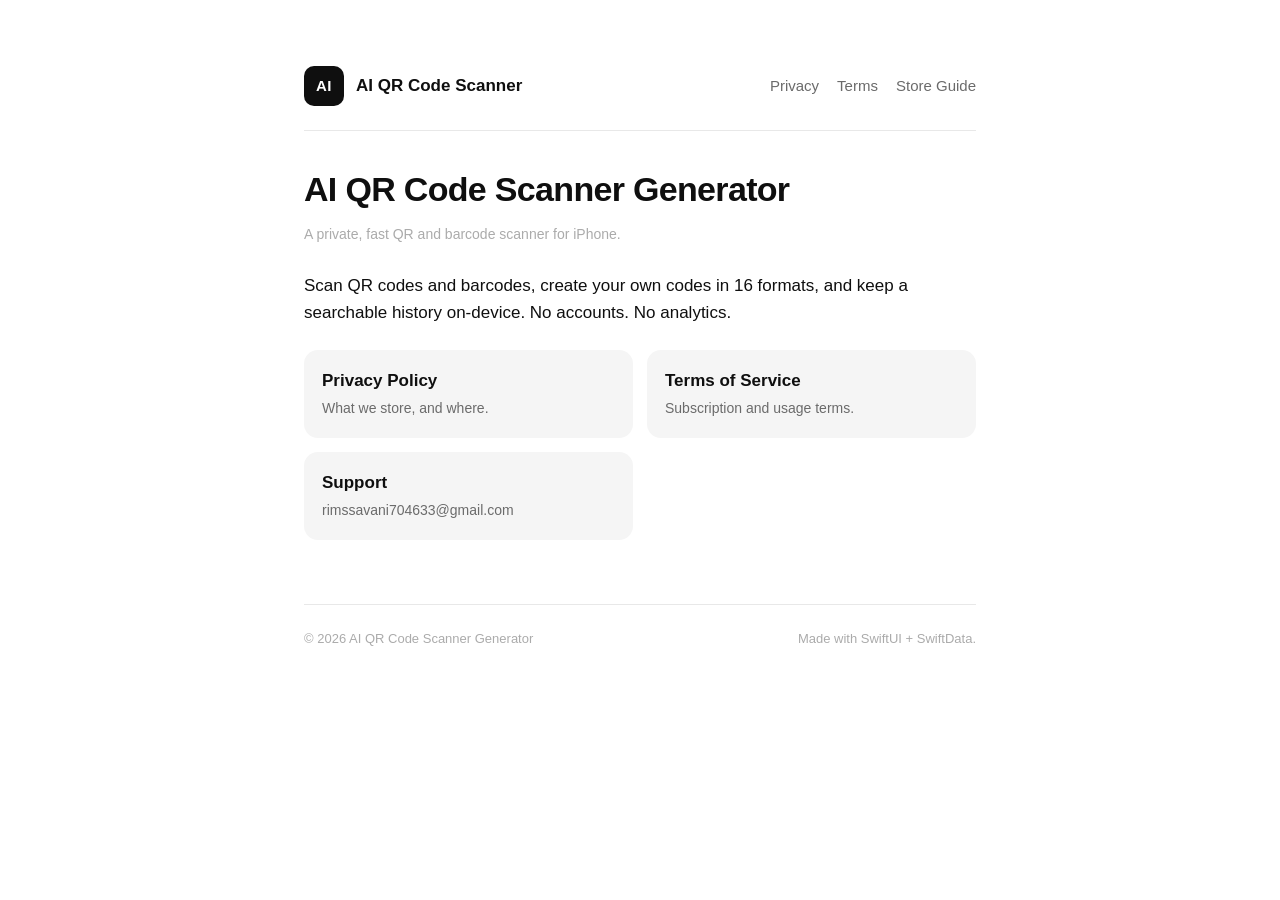
<file: index.html>
<!DOCTYPE html>
<html lang="en">
<head>
<meta charset="utf-8" />
<meta name="viewport" content="width=device-width, initial-scale=1" />
<meta name="theme-color" content="#0B0B0C" />
<title>AI QR Code Scanner Generator</title>
<meta name="description" content="AI QR Code Scanner Generator — a private, fast QR and barcode scanner for iPhone." />
<link rel="stylesheet" href="styles.css" />
</head>
<body>
<div class="shell">
  <header class="site">
    <span class="logo">AI</span>
    <span class="name">AI QR Code Scanner</span>
    <nav>
      <a href="privacy.html">Privacy</a>
      <a href="terms.html">Terms</a>
      <a href="app-store-guide.html">Store Guide</a>
    </nav>
  </header>

  <h1>AI QR Code Scanner Generator</h1>
  <p class="updated">A private, fast QR and barcode scanner for iPhone.</p>

  <p>
    Scan QR codes and barcodes, create your own codes in 16 formats,
    and keep a searchable history on-device. No accounts. No analytics.
  </p>

  <div class="card-grid">
    <a class="card" href="privacy.html">
      <div class="title">Privacy Policy</div>
      <div class="subtitle">What we store, and where.</div>
    </a>
    <a class="card" href="terms.html">
      <div class="title">Terms of Service</div>
      <div class="subtitle">Subscription and usage terms.</div>
    </a>
    <a class="card" href="mailto:rimssavani704633@gmail.com">
      <div class="title">Support</div>
      <div class="subtitle">rimssavani704633@gmail.com</div>
    </a>
  </div>

  <footer class="site">
    <span>&copy; <span id="year">2026</span> AI QR Code Scanner Generator</span>
    <span>Made with SwiftUI + SwiftData.</span>
  </footer>
</div>
<script>document.getElementById("year").textContent = new Date().getFullYear();</script>
</body>
</html>
</file>
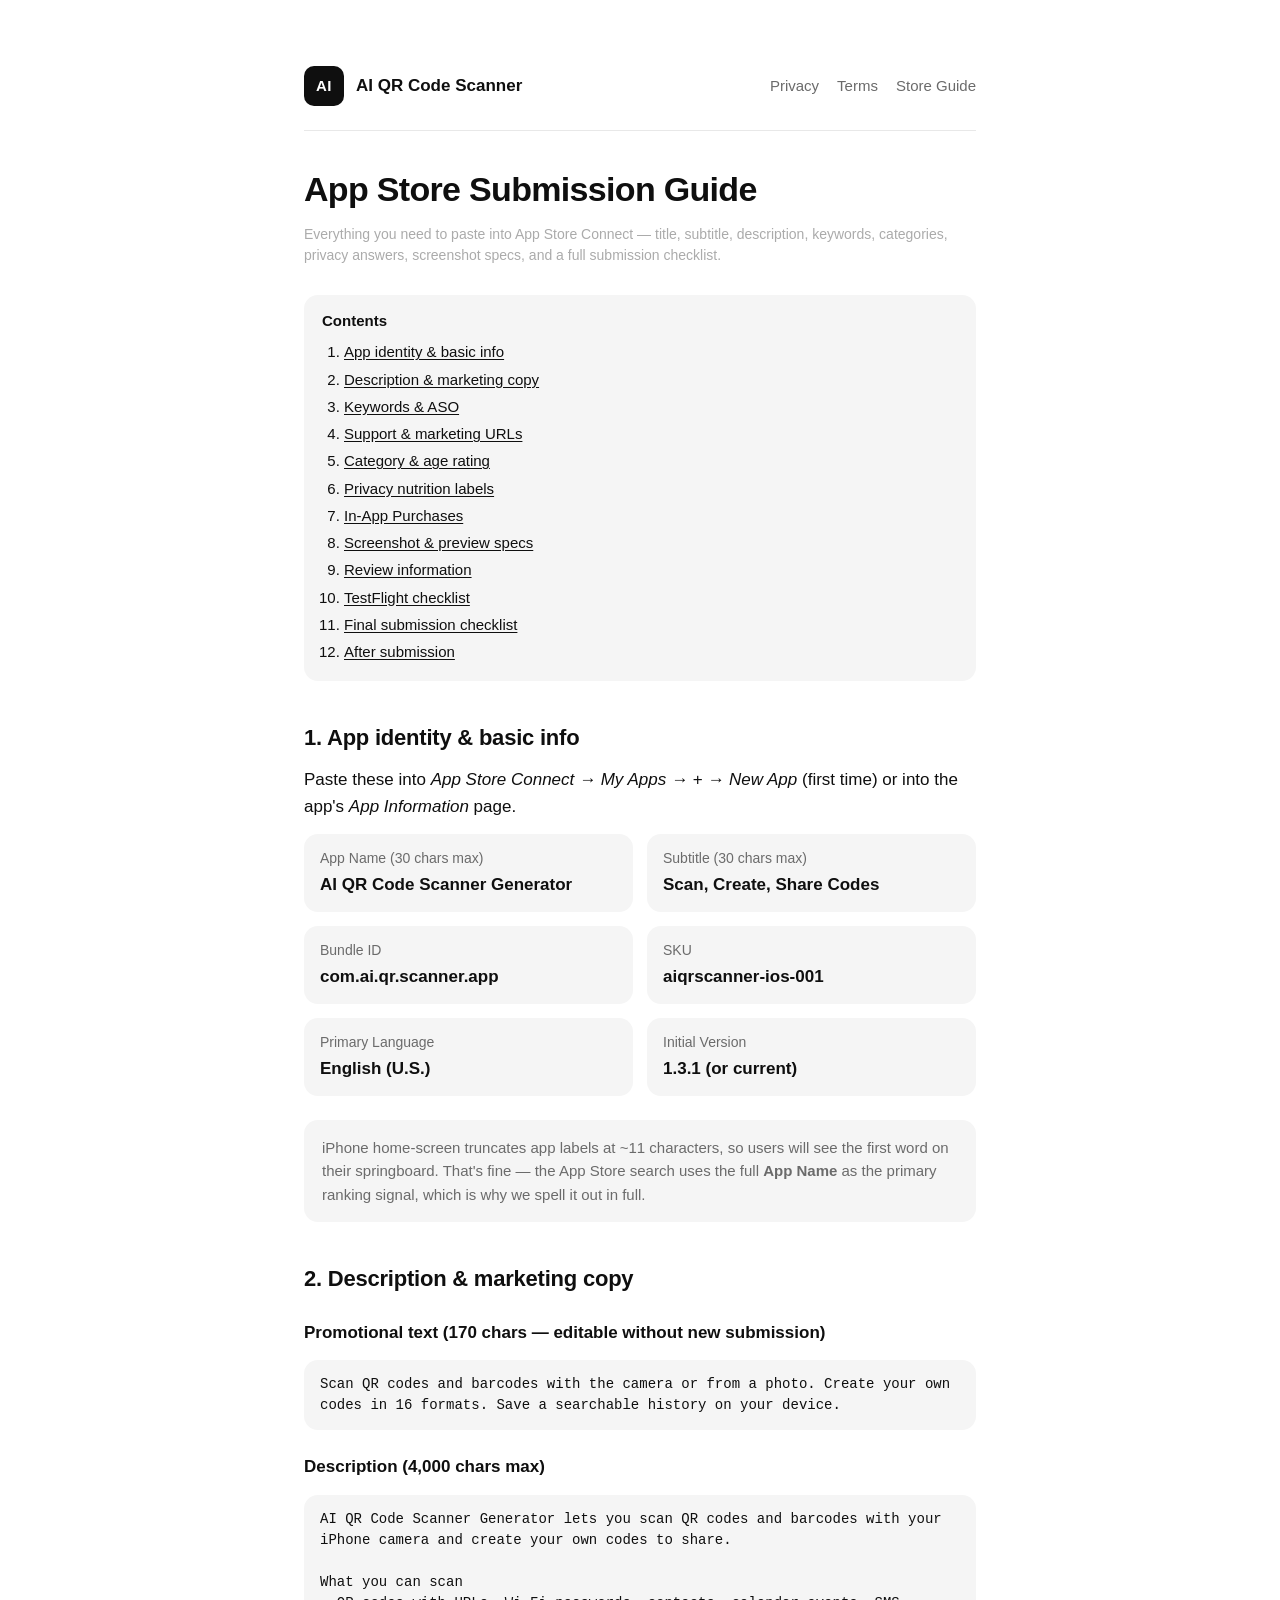
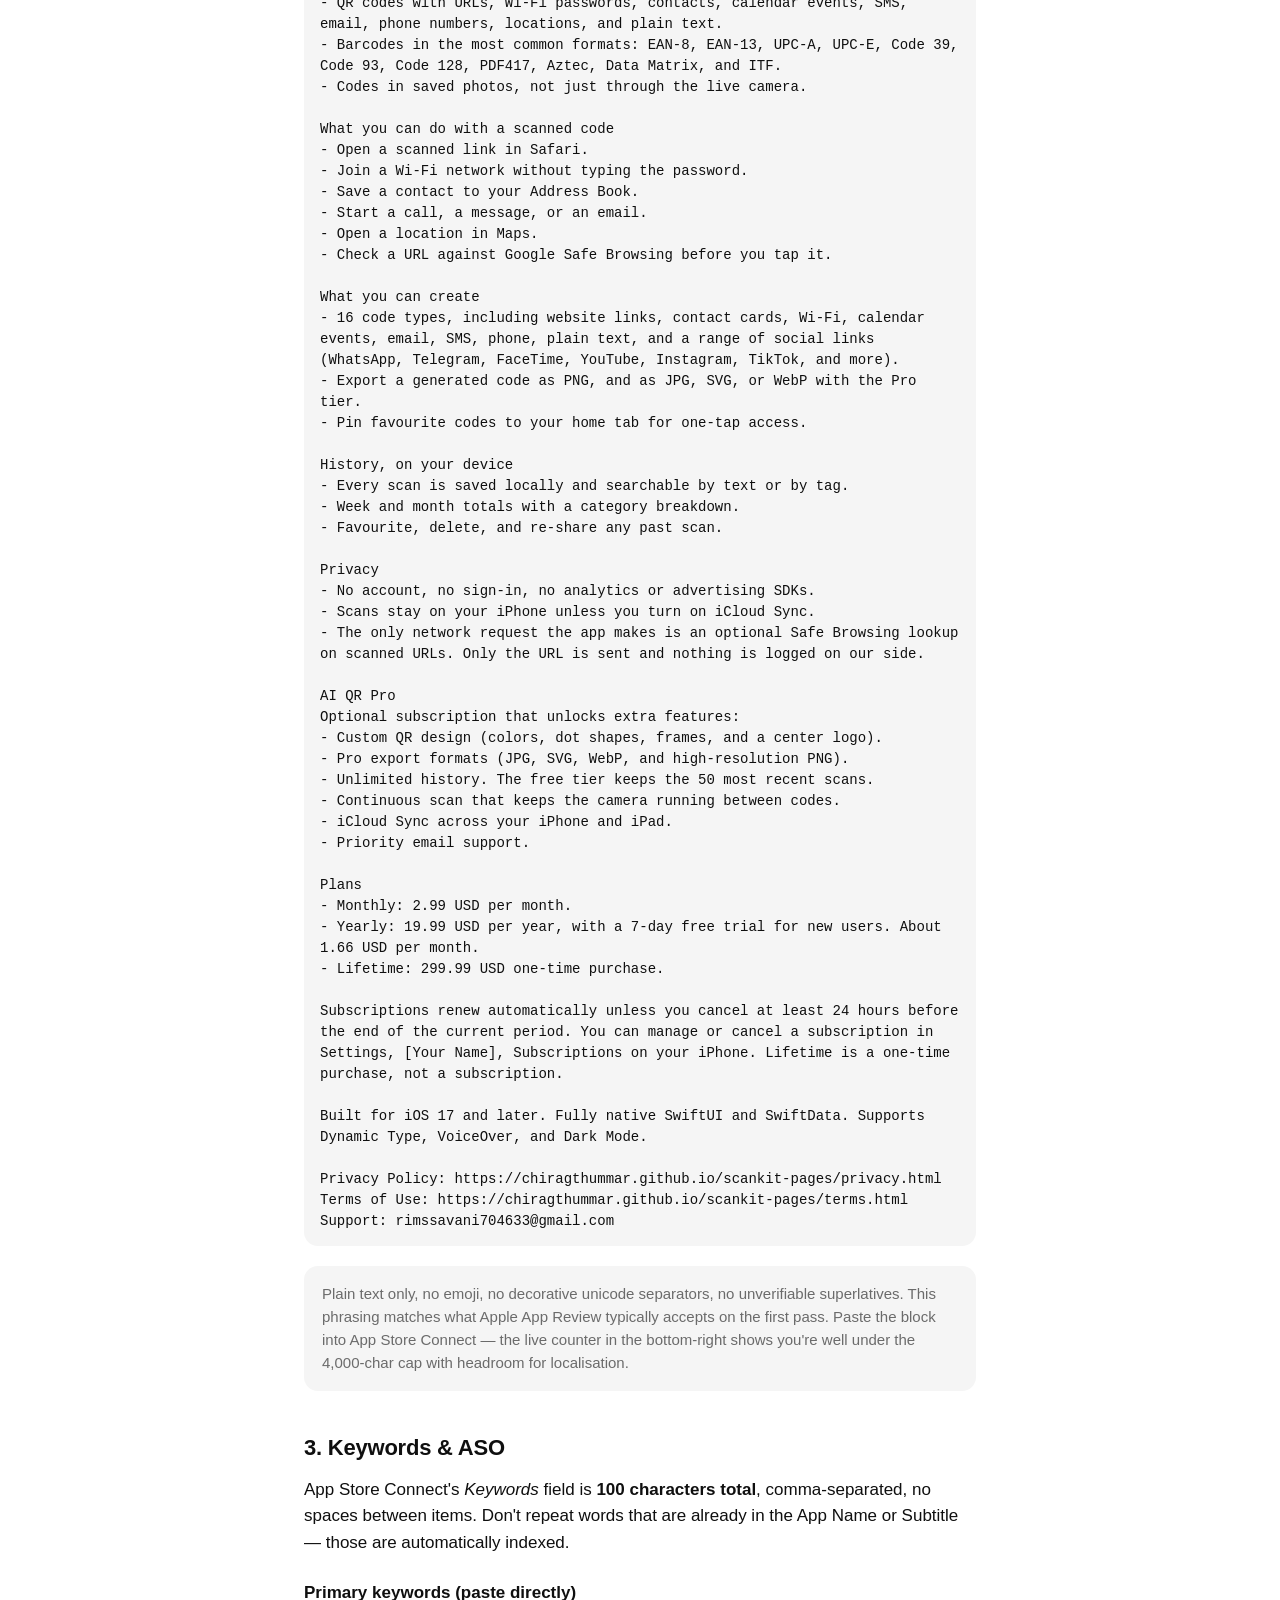
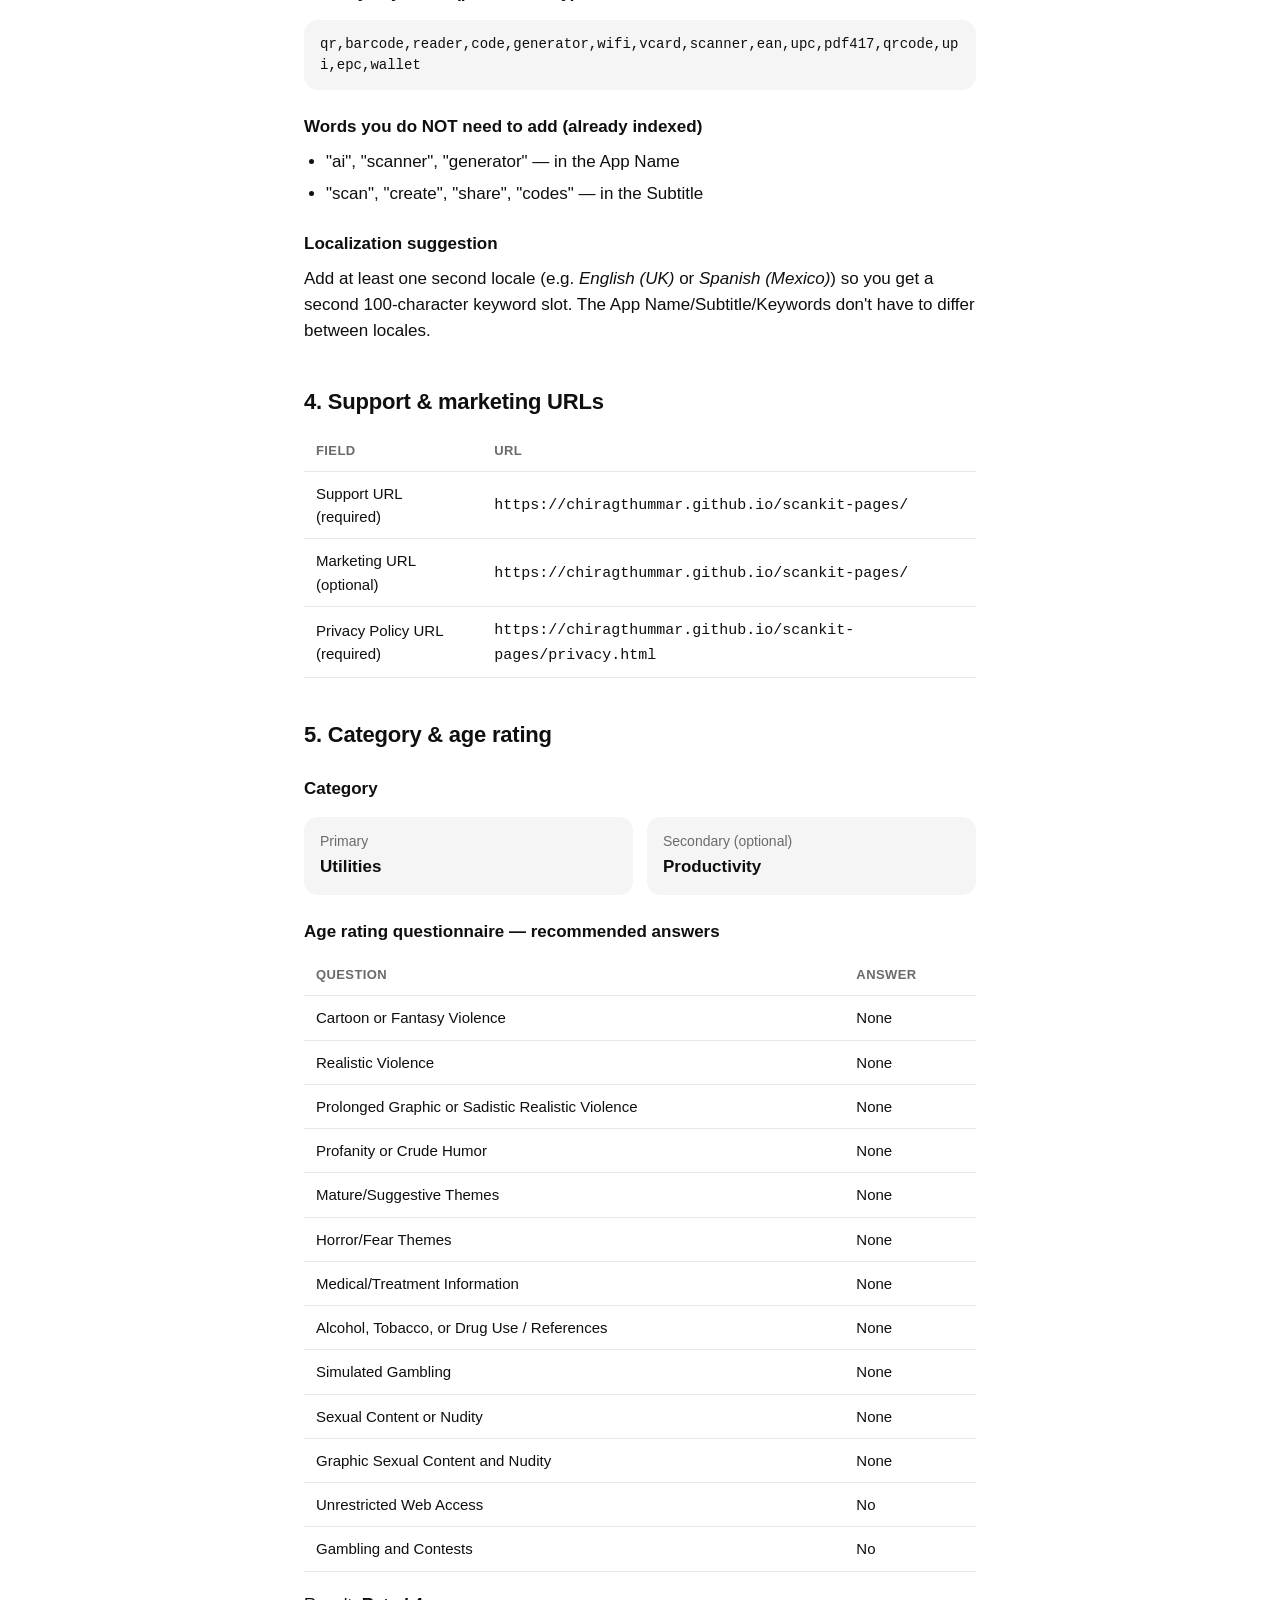
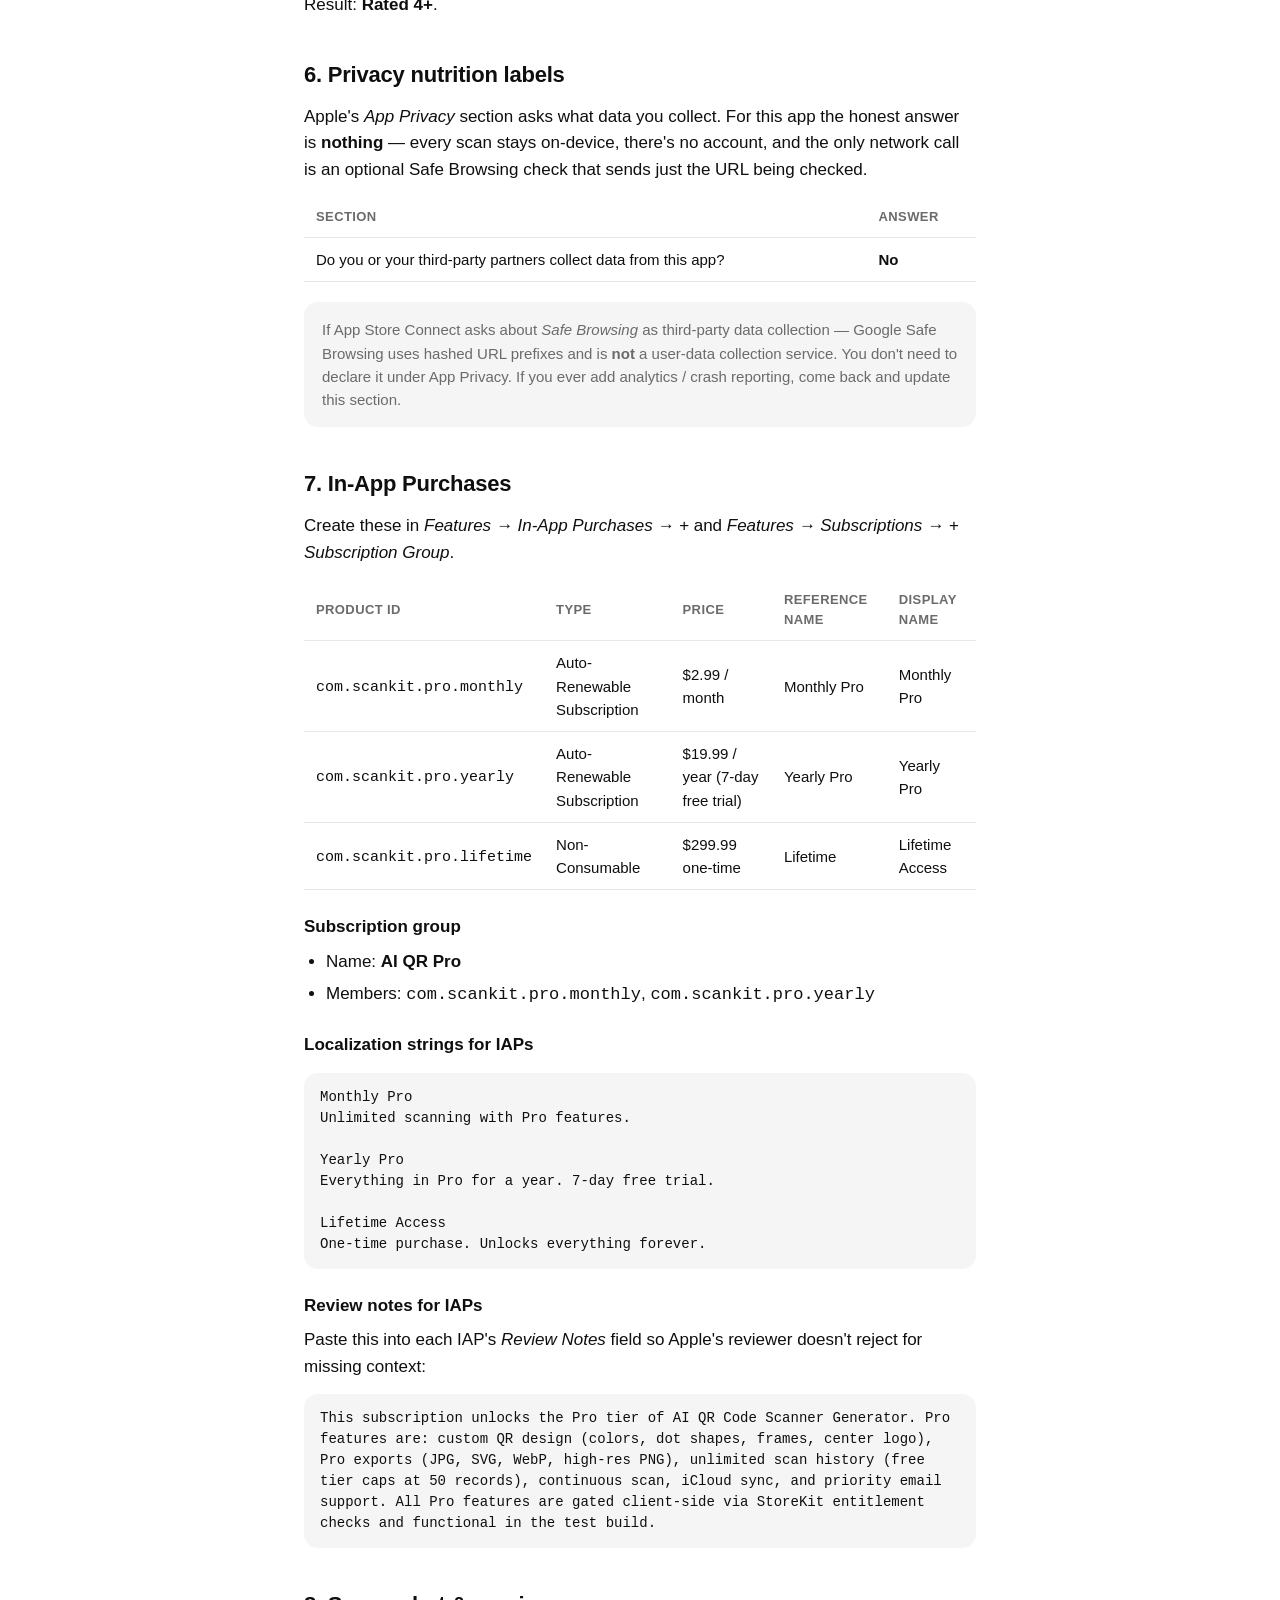
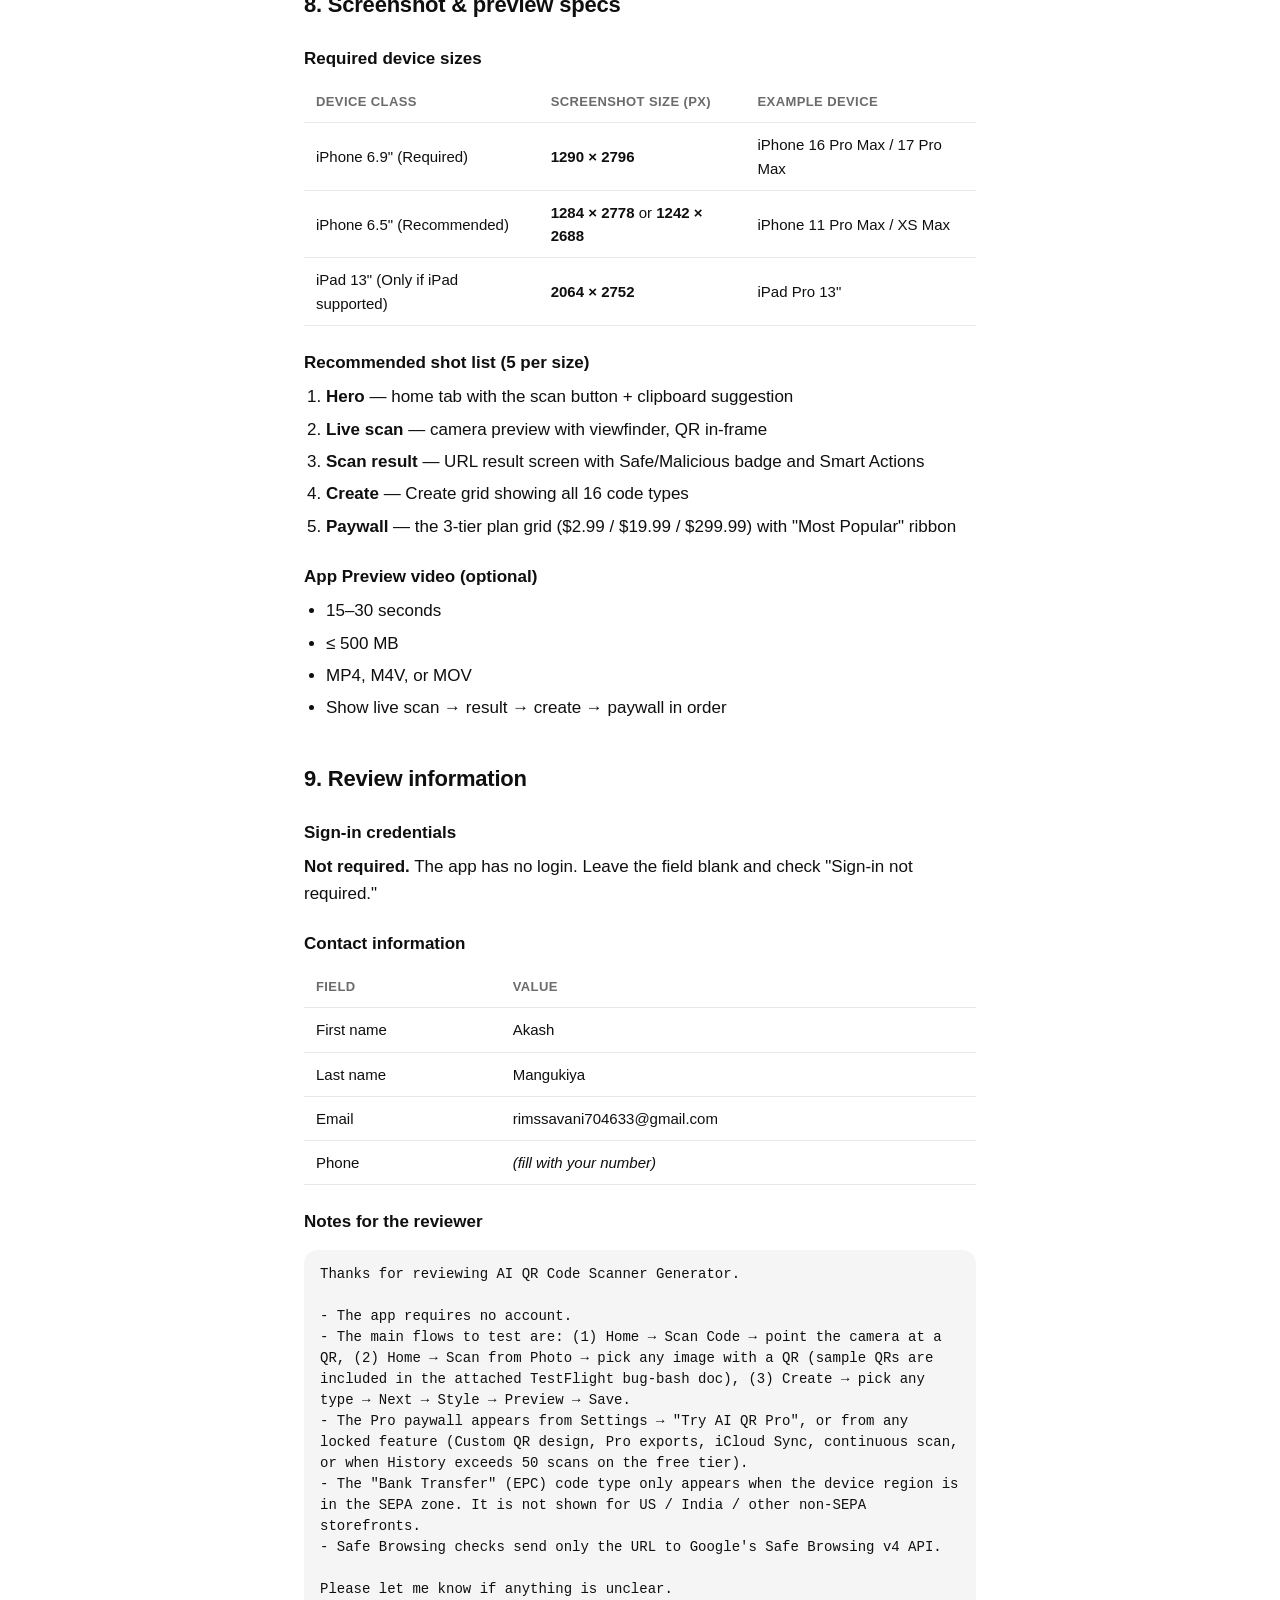
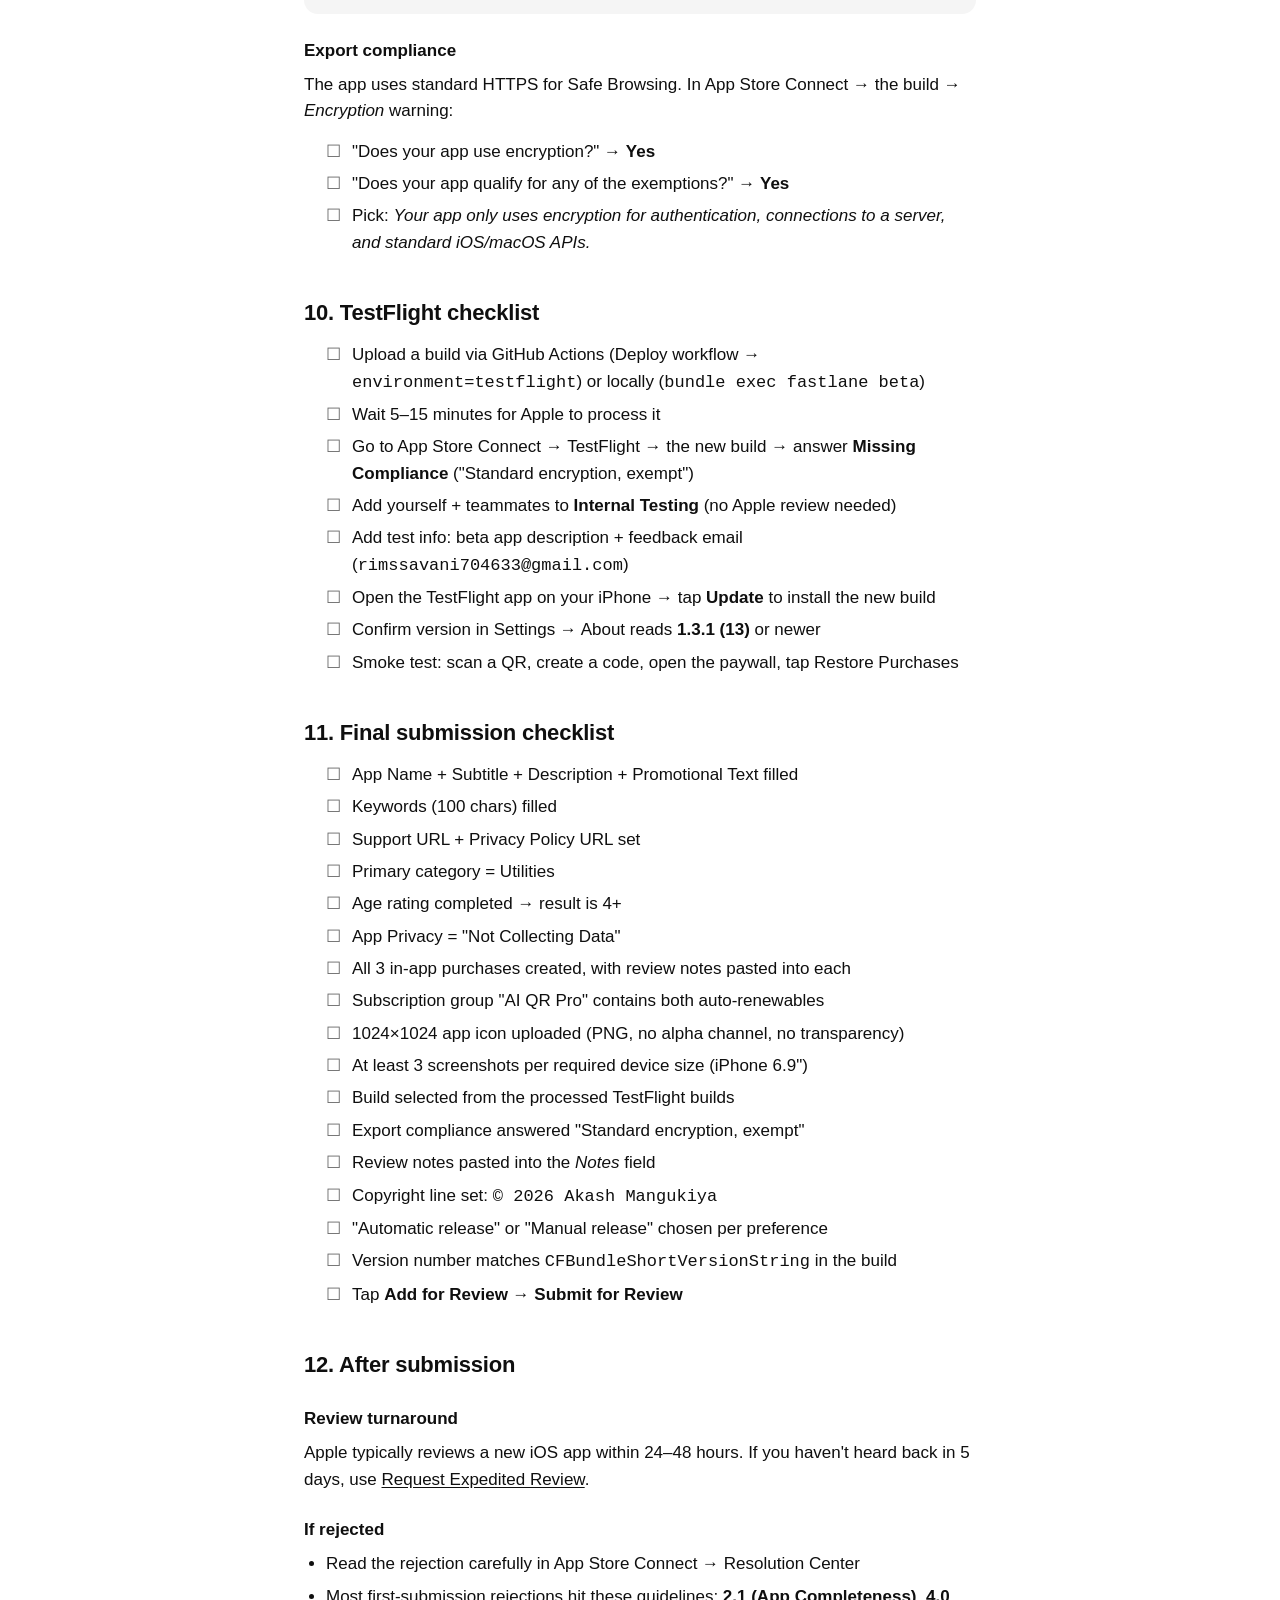
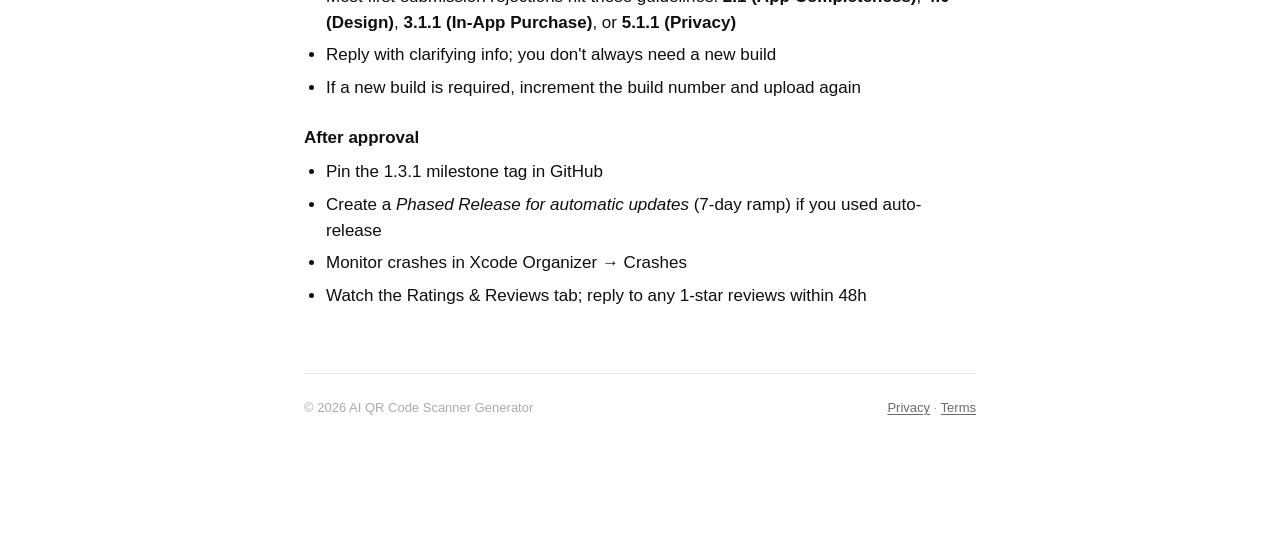
<file: app-store-guide.html>
<!DOCTYPE html>
<html lang="en">
<head>
<meta charset="utf-8" />
<meta name="viewport" content="width=device-width, initial-scale=1" />
<meta name="theme-color" content="#0B0B0C" />
<title>App Store Submission Guide — AI QR Code Scanner Generator</title>
<meta name="description" content="Copy-paste ready App Store Connect listing + submission checklist for AI QR Code Scanner Generator." />
<link rel="stylesheet" href="styles.css" />
<style>
  pre.copy {
    background: var(--fill1);
    border-radius: var(--radius);
    padding: 14px 16px;
    overflow-x: auto;
    font-size: 14px;
    line-height: 1.5;
    color: var(--ink);
    white-space: pre-wrap;
    word-break: break-word;
  }
  .grid-2 {
    display: grid;
    grid-template-columns: repeat(auto-fit, minmax(260px, 1fr));
    gap: 14px;
    margin: 14px 0 24px;
  }
  .grid-2 .card { padding: 14px 16px; }
  .grid-2 .card .title { font-size: 14px; color: var(--ink-mid); margin-bottom: 2px; font-weight: 500; }
  .grid-2 .card .value { font-weight: 600; font-size: 17px; color: var(--ink); }
  table { width: 100%; border-collapse: collapse; margin: 10px 0 20px; font-size: 15px; }
  table th, table td { text-align: left; padding: 10px 12px; border-bottom: 1px solid var(--fill2); }
  table th { color: var(--ink-mid); font-weight: 600; font-size: 13px; text-transform: uppercase; letter-spacing: 0.4px; }
  .checklist li { list-style: none; position: relative; padding-left: 26px; }
  .checklist li::before {
    content: "☐";
    position: absolute; left: 0; top: 0;
    color: var(--ink-mid); font-size: 17px;
  }
  .toc {
    background: var(--fill1);
    border-radius: var(--radius);
    padding: 14px 18px;
    margin: 24px 0 36px;
    font-size: 15px;
  }
  .toc ol { margin: 8px 0 0; padding-left: 22px; }
  .toc li { margin-bottom: 4px; }
</style>
</head>
<body>
<div class="shell">
  <header class="site">
    <a href="index.html" style="text-decoration:none;color:inherit;display:flex;align-items:center;gap:12px;">
      <span class="logo">AI</span>
      <span class="name">AI QR Code Scanner</span>
    </a>
    <nav>
      <a href="privacy.html">Privacy</a>
      <a href="terms.html">Terms</a>
      <a href="app-store-guide.html">Store Guide</a>
    </nav>
  </header>

  <h1>App Store Submission Guide</h1>
  <p class="updated">Everything you need to paste into App Store Connect — title, subtitle, description, keywords, categories, privacy answers, screenshot specs, and a full submission checklist.</p>

  <div class="toc">
    <strong>Contents</strong>
    <ol>
      <li><a href="#identity">App identity &amp; basic info</a></li>
      <li><a href="#description">Description &amp; marketing copy</a></li>
      <li><a href="#keywords">Keywords &amp; ASO</a></li>
      <li><a href="#urls">Support &amp; marketing URLs</a></li>
      <li><a href="#category">Category &amp; age rating</a></li>
      <li><a href="#privacy">Privacy nutrition labels</a></li>
      <li><a href="#iap">In-App Purchases</a></li>
      <li><a href="#screenshots">Screenshot &amp; preview specs</a></li>
      <li><a href="#review">Review information</a></li>
      <li><a href="#testflight">TestFlight checklist</a></li>
      <li><a href="#submit">Final submission checklist</a></li>
      <li><a href="#post">After submission</a></li>
    </ol>
  </div>

  <!-- 1 — IDENTITY -->
  <h2 id="identity">1. App identity &amp; basic info</h2>
  <p>Paste these into <em>App Store Connect → My Apps → + → New App</em> (first time) or into the app's <em>App Information</em> page.</p>

  <div class="grid-2">
    <div class="card"><div class="title">App Name (30 chars max)</div><div class="value">AI QR Code Scanner Generator</div></div>
    <div class="card"><div class="title">Subtitle (30 chars max)</div><div class="value">Scan, Create, Share Codes</div></div>
    <div class="card"><div class="title">Bundle ID</div><div class="value">com.ai.qr.scanner.app</div></div>
    <div class="card"><div class="title">SKU</div><div class="value">aiqrscanner-ios-001</div></div>
    <div class="card"><div class="title">Primary Language</div><div class="value">English (U.S.)</div></div>
    <div class="card"><div class="title">Initial Version</div><div class="value">1.3.1 (or current)</div></div>
  </div>

  <div class="callout">
    iPhone home-screen truncates app labels at ~11 characters, so users will
    see the first word on their springboard. That's fine — the App Store
    search uses the full <strong>App Name</strong> as the primary ranking
    signal, which is why we spell it out in full.
  </div>

  <!-- 2 — DESCRIPTION -->
  <h2 id="description">2. Description &amp; marketing copy</h2>

  <h3>Promotional text (170 chars — editable without new submission)</h3>
  <pre class="copy">Scan QR codes and barcodes with the camera or from a photo. Create your own codes in 16 formats. Save a searchable history on your device.</pre>

  <h3>Description (4,000 chars max)</h3>
  <pre class="copy">AI QR Code Scanner Generator lets you scan QR codes and barcodes with your iPhone camera and create your own codes to share.

What you can scan
- QR codes with URLs, Wi-Fi passwords, contacts, calendar events, SMS, email, phone numbers, locations, and plain text.
- Barcodes in the most common formats: EAN-8, EAN-13, UPC-A, UPC-E, Code 39, Code 93, Code 128, PDF417, Aztec, Data Matrix, and ITF.
- Codes in saved photos, not just through the live camera.

What you can do with a scanned code
- Open a scanned link in Safari.
- Join a Wi-Fi network without typing the password.
- Save a contact to your Address Book.
- Start a call, a message, or an email.
- Open a location in Maps.
- Check a URL against Google Safe Browsing before you tap it.

What you can create
- 16 code types, including website links, contact cards, Wi-Fi, calendar events, email, SMS, phone, plain text, and a range of social links (WhatsApp, Telegram, FaceTime, YouTube, Instagram, TikTok, and more).
- Export a generated code as PNG, and as JPG, SVG, or WebP with the Pro tier.
- Pin favourite codes to your home tab for one-tap access.

History, on your device
- Every scan is saved locally and searchable by text or by tag.
- Week and month totals with a category breakdown.
- Favourite, delete, and re-share any past scan.

Privacy
- No account, no sign-in, no analytics or advertising SDKs.
- Scans stay on your iPhone unless you turn on iCloud Sync.
- The only network request the app makes is an optional Safe Browsing lookup on scanned URLs. Only the URL is sent and nothing is logged on our side.

AI QR Pro
Optional subscription that unlocks extra features:
- Custom QR design (colors, dot shapes, frames, and a center logo).
- Pro export formats (JPG, SVG, WebP, and high-resolution PNG).
- Unlimited history. The free tier keeps the 50 most recent scans.
- Continuous scan that keeps the camera running between codes.
- iCloud Sync across your iPhone and iPad.
- Priority email support.

Plans
- Monthly: 2.99 USD per month.
- Yearly: 19.99 USD per year, with a 7-day free trial for new users. About 1.66 USD per month.
- Lifetime: 299.99 USD one-time purchase.

Subscriptions renew automatically unless you cancel at least 24 hours before the end of the current period. You can manage or cancel a subscription in Settings, [Your Name], Subscriptions on your iPhone. Lifetime is a one-time purchase, not a subscription.

Built for iOS 17 and later. Fully native SwiftUI and SwiftData. Supports Dynamic Type, VoiceOver, and Dark Mode.

Privacy Policy: https://chiragthummar.github.io/scankit-pages/privacy.html
Terms of Use: https://chiragthummar.github.io/scankit-pages/terms.html
Support: rimssavani704633@gmail.com</pre>

  <div class="callout">
    Plain text only, no emoji, no decorative unicode separators, no
    unverifiable superlatives. This phrasing matches what Apple App
    Review typically accepts on the first pass. Paste the block into
    App Store Connect — the live counter in the bottom-right shows
    you're well under the 4,000-char cap with headroom for localisation.
  </div>

  <!-- 3 — KEYWORDS -->
  <h2 id="keywords">3. Keywords &amp; ASO</h2>
  <p>App Store Connect's <em>Keywords</em> field is <strong>100 characters total</strong>, comma-separated, no spaces between items. Don't repeat words that are already in the App Name or Subtitle — those are automatically indexed.</p>

  <h3>Primary keywords (paste directly)</h3>
  <pre class="copy">qr,barcode,reader,code,generator,wifi,vcard,scanner,ean,upc,pdf417,qrcode,upi,epc,wallet</pre>

  <h3>Words you do NOT need to add (already indexed)</h3>
  <ul>
    <li>"ai", "scanner", "generator" — in the App Name</li>
    <li>"scan", "create", "share", "codes" — in the Subtitle</li>
  </ul>

  <h3>Localization suggestion</h3>
  <p>Add at least one second locale (e.g. <em>English (UK)</em> or <em>Spanish (Mexico)</em>) so you get a second 100-character keyword slot. The App Name/Subtitle/Keywords don't have to differ between locales.</p>

  <!-- 4 — URLs -->
  <h2 id="urls">4. Support &amp; marketing URLs</h2>
  <table>
    <tr><th>Field</th><th>URL</th></tr>
    <tr><td>Support URL (required)</td><td><code>https://chiragthummar.github.io/scankit-pages/</code></td></tr>
    <tr><td>Marketing URL (optional)</td><td><code>https://chiragthummar.github.io/scankit-pages/</code></td></tr>
    <tr><td>Privacy Policy URL (required)</td><td><code>https://chiragthummar.github.io/scankit-pages/privacy.html</code></td></tr>
  </table>

  <!-- 5 — CATEGORY -->
  <h2 id="category">5. Category &amp; age rating</h2>

  <h3>Category</h3>
  <div class="grid-2">
    <div class="card"><div class="title">Primary</div><div class="value">Utilities</div></div>
    <div class="card"><div class="title">Secondary (optional)</div><div class="value">Productivity</div></div>
  </div>

  <h3>Age rating questionnaire — recommended answers</h3>
  <table>
    <tr><th>Question</th><th>Answer</th></tr>
    <tr><td>Cartoon or Fantasy Violence</td><td>None</td></tr>
    <tr><td>Realistic Violence</td><td>None</td></tr>
    <tr><td>Prolonged Graphic or Sadistic Realistic Violence</td><td>None</td></tr>
    <tr><td>Profanity or Crude Humor</td><td>None</td></tr>
    <tr><td>Mature/Suggestive Themes</td><td>None</td></tr>
    <tr><td>Horror/Fear Themes</td><td>None</td></tr>
    <tr><td>Medical/Treatment Information</td><td>None</td></tr>
    <tr><td>Alcohol, Tobacco, or Drug Use / References</td><td>None</td></tr>
    <tr><td>Simulated Gambling</td><td>None</td></tr>
    <tr><td>Sexual Content or Nudity</td><td>None</td></tr>
    <tr><td>Graphic Sexual Content and Nudity</td><td>None</td></tr>
    <tr><td>Unrestricted Web Access</td><td>No</td></tr>
    <tr><td>Gambling and Contests</td><td>No</td></tr>
  </table>
  <p>Result: <strong>Rated 4+</strong>.</p>

  <!-- 6 — PRIVACY -->
  <h2 id="privacy">6. Privacy nutrition labels</h2>
  <p>Apple's <em>App Privacy</em> section asks what data you collect. For this app the honest answer is <strong>nothing</strong> — every scan stays on-device, there's no account, and the only network call is an optional Safe Browsing check that sends just the URL being checked.</p>

  <table>
    <tr><th>Section</th><th>Answer</th></tr>
    <tr><td>Do you or your third-party partners collect data from this app?</td><td><strong>No</strong></td></tr>
  </table>

  <div class="callout">
    If App Store Connect asks about <em>Safe Browsing</em> as third-party
    data collection — Google Safe Browsing uses hashed URL prefixes and is
    <strong>not</strong> a user-data collection service. You don't need to
    declare it under App Privacy. If you ever add analytics / crash
    reporting, come back and update this section.
  </div>

  <!-- 7 — IAP -->
  <h2 id="iap">7. In-App Purchases</h2>
  <p>Create these in <em>Features → In-App Purchases → +</em> and <em>Features → Subscriptions → + Subscription Group</em>.</p>

  <table>
    <tr><th>Product ID</th><th>Type</th><th>Price</th><th>Reference Name</th><th>Display Name</th></tr>
    <tr><td><code>com.scankit.pro.monthly</code></td><td>Auto-Renewable Subscription</td><td>$2.99 / month</td><td>Monthly Pro</td><td>Monthly Pro</td></tr>
    <tr><td><code>com.scankit.pro.yearly</code></td><td>Auto-Renewable Subscription</td><td>$19.99 / year (7-day free trial)</td><td>Yearly Pro</td><td>Yearly Pro</td></tr>
    <tr><td><code>com.scankit.pro.lifetime</code></td><td>Non-Consumable</td><td>$299.99 one-time</td><td>Lifetime</td><td>Lifetime Access</td></tr>
  </table>

  <h3>Subscription group</h3>
  <ul>
    <li>Name: <strong>AI QR Pro</strong></li>
    <li>Members: <code>com.scankit.pro.monthly</code>, <code>com.scankit.pro.yearly</code></li>
  </ul>

  <h3>Localization strings for IAPs</h3>
  <pre class="copy">Monthly Pro
Unlimited scanning with Pro features.

Yearly Pro
Everything in Pro for a year. 7-day free trial.

Lifetime Access
One-time purchase. Unlocks everything forever.</pre>

  <h3>Review notes for IAPs</h3>
  <p>Paste this into each IAP's <em>Review Notes</em> field so Apple's reviewer doesn't reject for missing context:</p>
  <pre class="copy">This subscription unlocks the Pro tier of AI QR Code Scanner Generator. Pro features are: custom QR design (colors, dot shapes, frames, center logo), Pro exports (JPG, SVG, WebP, high-res PNG), unlimited scan history (free tier caps at 50 records), continuous scan, iCloud sync, and priority email support. All Pro features are gated client-side via StoreKit entitlement checks and functional in the test build.</pre>

  <!-- 8 — SCREENSHOTS -->
  <h2 id="screenshots">8. Screenshot &amp; preview specs</h2>

  <h3>Required device sizes</h3>
  <table>
    <tr><th>Device class</th><th>Screenshot size (px)</th><th>Example device</th></tr>
    <tr><td>iPhone 6.9" (Required)</td><td><strong>1290 × 2796</strong></td><td>iPhone 16 Pro Max / 17 Pro Max</td></tr>
    <tr><td>iPhone 6.5" (Recommended)</td><td><strong>1284 × 2778</strong> or <strong>1242 × 2688</strong></td><td>iPhone 11 Pro Max / XS Max</td></tr>
    <tr><td>iPad 13" (Only if iPad supported)</td><td><strong>2064 × 2752</strong></td><td>iPad Pro 13"</td></tr>
  </table>

  <h3>Recommended shot list (5 per size)</h3>
  <ol>
    <li><strong>Hero</strong> — home tab with the scan button + clipboard suggestion</li>
    <li><strong>Live scan</strong> — camera preview with viewfinder, QR in-frame</li>
    <li><strong>Scan result</strong> — URL result screen with Safe/Malicious badge and Smart Actions</li>
    <li><strong>Create</strong> — Create grid showing all 16 code types</li>
    <li><strong>Paywall</strong> — the 3-tier plan grid ($2.99 / $19.99 / $299.99) with "Most Popular" ribbon</li>
  </ol>

  <h3>App Preview video (optional)</h3>
  <ul>
    <li>15–30 seconds</li>
    <li>≤ 500 MB</li>
    <li>MP4, M4V, or MOV</li>
    <li>Show live scan → result → create → paywall in order</li>
  </ul>

  <!-- 9 — REVIEW -->
  <h2 id="review">9. Review information</h2>

  <h3>Sign-in credentials</h3>
  <p><strong>Not required.</strong> The app has no login. Leave the field blank and check "Sign-in not required."</p>

  <h3>Contact information</h3>
  <table>
    <tr><th>Field</th><th>Value</th></tr>
    <tr><td>First name</td><td>Akash</td></tr>
    <tr><td>Last name</td><td>Mangukiya</td></tr>
    <tr><td>Email</td><td>rimssavani704633@gmail.com</td></tr>
    <tr><td>Phone</td><td><em>(fill with your number)</em></td></tr>
  </table>

  <h3>Notes for the reviewer</h3>
  <pre class="copy">Thanks for reviewing AI QR Code Scanner Generator.

- The app requires no account.
- The main flows to test are: (1) Home → Scan Code → point the camera at a QR, (2) Home → Scan from Photo → pick any image with a QR (sample QRs are included in the attached TestFlight bug-bash doc), (3) Create → pick any type → Next → Style → Preview → Save.
- The Pro paywall appears from Settings → "Try AI QR Pro", or from any locked feature (Custom QR design, Pro exports, iCloud Sync, continuous scan, or when History exceeds 50 scans on the free tier).
- The "Bank Transfer" (EPC) code type only appears when the device region is in the SEPA zone. It is not shown for US / India / other non-SEPA storefronts.
- Safe Browsing checks send only the URL to Google's Safe Browsing v4 API.

Please let me know if anything is unclear.</pre>

  <h3>Export compliance</h3>
  <p>The app uses standard HTTPS for Safe Browsing. In App Store Connect → the build → <em>Encryption</em> warning:</p>
  <ul class="checklist">
    <li>"Does your app use encryption?" → <strong>Yes</strong></li>
    <li>"Does your app qualify for any of the exemptions?" → <strong>Yes</strong></li>
    <li>Pick: <em>Your app only uses encryption for authentication, connections to a server, and standard iOS/macOS APIs.</em></li>
  </ul>

  <!-- 10 — TESTFLIGHT -->
  <h2 id="testflight">10. TestFlight checklist</h2>
  <ul class="checklist">
    <li>Upload a build via GitHub Actions (Deploy workflow → <code>environment=testflight</code>) or locally (<code>bundle exec fastlane beta</code>)</li>
    <li>Wait 5–15 minutes for Apple to process it</li>
    <li>Go to App Store Connect → TestFlight → the new build → answer <strong>Missing Compliance</strong> ("Standard encryption, exempt")</li>
    <li>Add yourself + teammates to <strong>Internal Testing</strong> (no Apple review needed)</li>
    <li>Add test info: beta app description + feedback email (<code>rimssavani704633@gmail.com</code>)</li>
    <li>Open the TestFlight app on your iPhone → tap <strong>Update</strong> to install the new build</li>
    <li>Confirm version in Settings → About reads <strong>1.3.1 (13)</strong> or newer</li>
    <li>Smoke test: scan a QR, create a code, open the paywall, tap Restore Purchases</li>
  </ul>

  <!-- 11 — FINAL SUBMIT -->
  <h2 id="submit">11. Final submission checklist</h2>
  <ul class="checklist">
    <li>App Name + Subtitle + Description + Promotional Text filled</li>
    <li>Keywords (100 chars) filled</li>
    <li>Support URL + Privacy Policy URL set</li>
    <li>Primary category = Utilities</li>
    <li>Age rating completed → result is 4+</li>
    <li>App Privacy = "Not Collecting Data"</li>
    <li>All 3 in-app purchases created, with review notes pasted into each</li>
    <li>Subscription group "AI QR Pro" contains both auto-renewables</li>
    <li>1024×1024 app icon uploaded (PNG, no alpha channel, no transparency)</li>
    <li>At least 3 screenshots per required device size (iPhone 6.9")</li>
    <li>Build selected from the processed TestFlight builds</li>
    <li>Export compliance answered "Standard encryption, exempt"</li>
    <li>Review notes pasted into the <em>Notes</em> field</li>
    <li>Copyright line set: <code>© 2026 Akash Mangukiya</code></li>
    <li>"Automatic release" or "Manual release" chosen per preference</li>
    <li>Version number matches <code>CFBundleShortVersionString</code> in the build</li>
    <li>Tap <strong>Add for Review</strong> → <strong>Submit for Review</strong></li>
  </ul>

  <!-- 12 — AFTER -->
  <h2 id="post">12. After submission</h2>
  <h3>Review turnaround</h3>
  <p>Apple typically reviews a new iOS app within 24–48 hours. If you haven't heard back in 5 days, use <a href="https://developer.apple.com/contact/app-store/?topic=expedite">Request Expedited Review</a>.</p>

  <h3>If rejected</h3>
  <ul>
    <li>Read the rejection carefully in App Store Connect → Resolution Center</li>
    <li>Most first-submission rejections hit these guidelines: <strong>2.1 (App Completeness)</strong>, <strong>4.0 (Design)</strong>, <strong>3.1.1 (In-App Purchase)</strong>, or <strong>5.1.1 (Privacy)</strong></li>
    <li>Reply with clarifying info; you don't always need a new build</li>
    <li>If a new build is required, increment the build number and upload again</li>
  </ul>

  <h3>After approval</h3>
  <ul>
    <li>Pin the 1.3.1 milestone tag in GitHub</li>
    <li>Create a <em>Phased Release for automatic updates</em> (7-day ramp) if you used auto-release</li>
    <li>Monitor crashes in Xcode Organizer → Crashes</li>
    <li>Watch the Ratings &amp; Reviews tab; reply to any 1-star reviews within 48h</li>
  </ul>

  <footer class="site">
    <span>&copy; <span id="year">2026</span> AI QR Code Scanner Generator</span>
    <span><a href="privacy.html">Privacy</a> · <a href="terms.html">Terms</a></span>
  </footer>
</div>
<script>document.getElementById("year").textContent = new Date().getFullYear();</script>
</body>
</html>
</file>
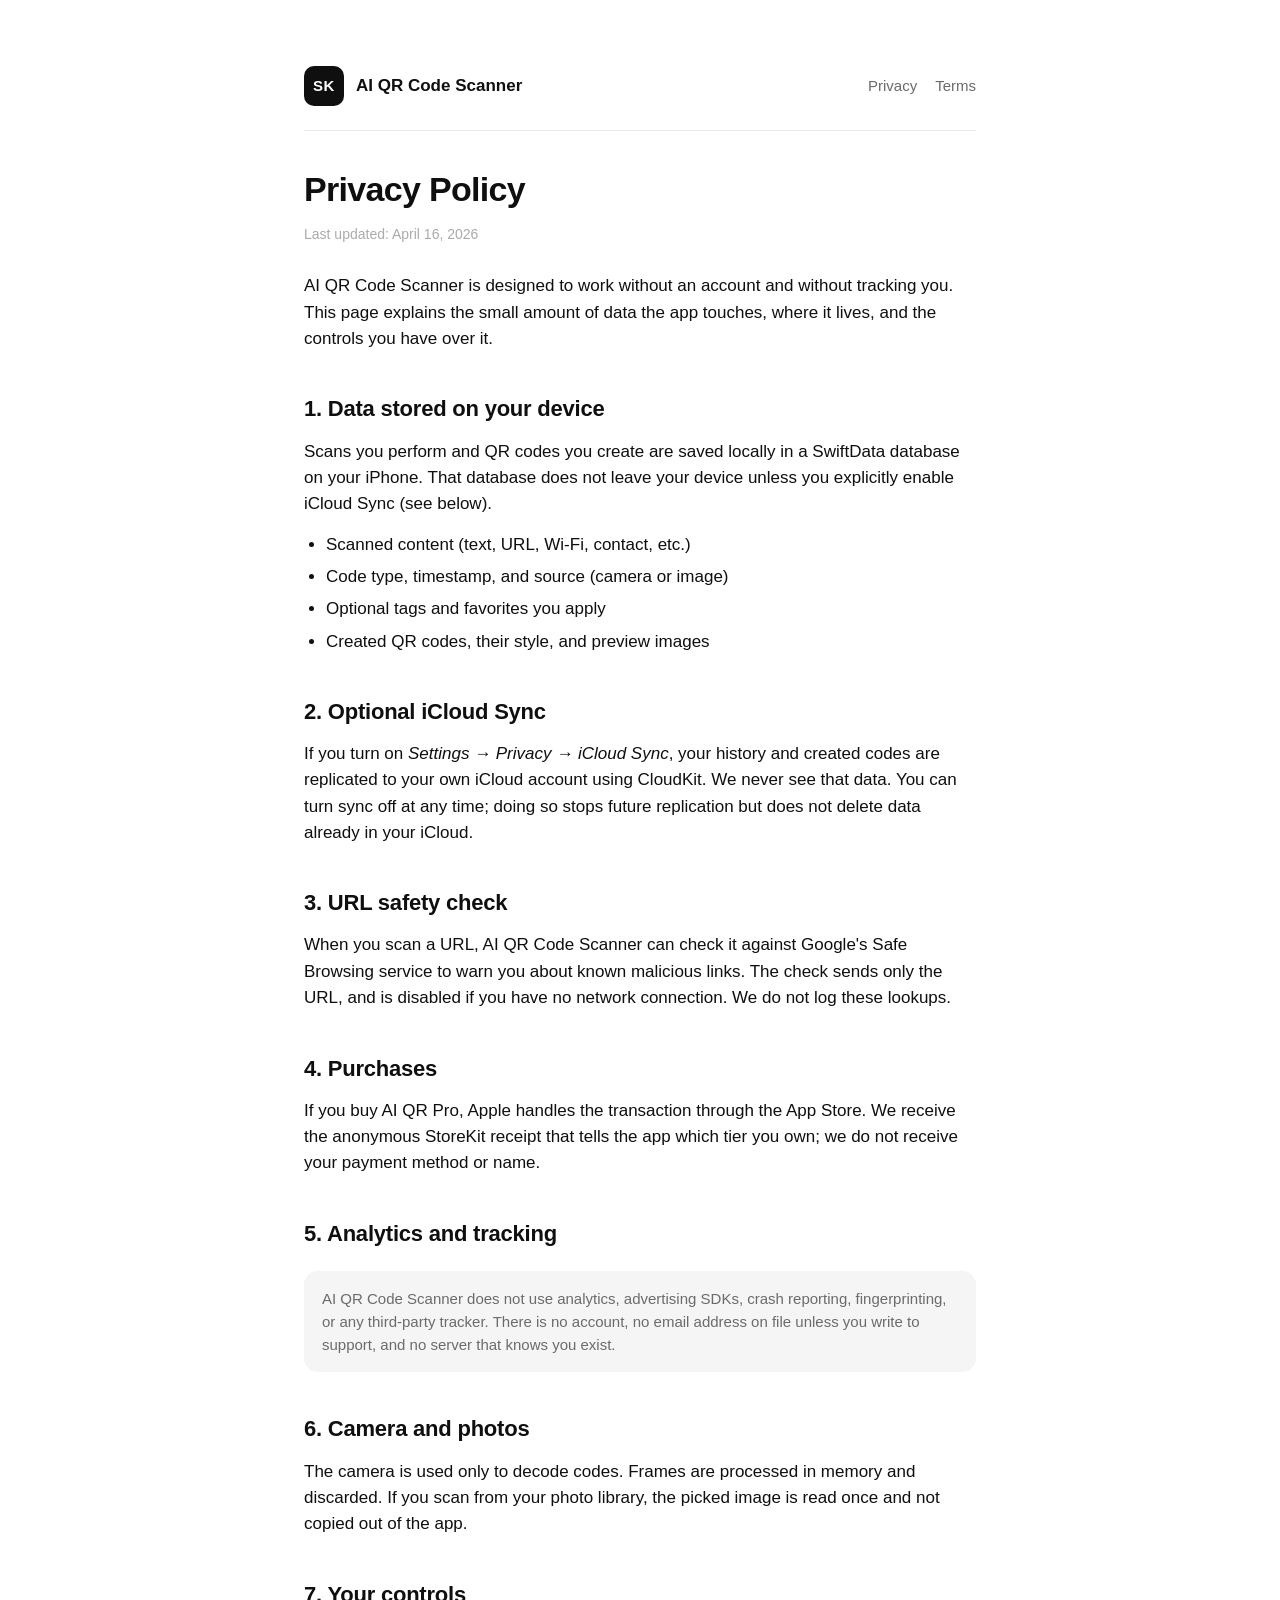
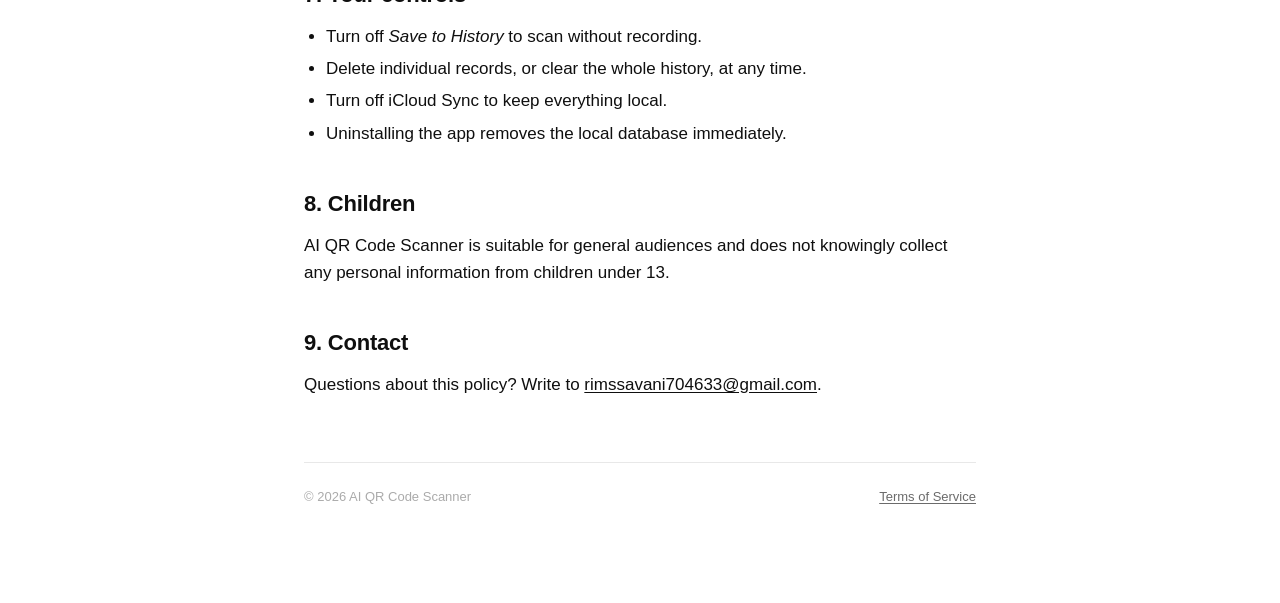
<file: privacy.html>
<!DOCTYPE html>
<html lang="en">
<head>
<meta charset="utf-8" />
<meta name="viewport" content="width=device-width, initial-scale=1" />
<meta name="theme-color" content="#0B0B0C" />
<title>Privacy Policy — AI QR Code Scanner</title>
<meta name="description" content="AI QR Code Scanner Privacy Policy — what we collect, store, and share." />
<link rel="stylesheet" href="styles.css" />
</head>
<body>
<div class="shell">
  <header class="site">
    <a href="index.html" style="text-decoration:none;color:inherit;display:flex;align-items:center;gap:12px;">
      <span class="logo">SK</span>
      <span class="name">AI QR Code Scanner</span>
    </a>
    <nav>
      <a href="privacy.html">Privacy</a>
      <a href="terms.html">Terms</a>
    </nav>
  </header>

  <h1>Privacy Policy</h1>
  <p class="updated">Last updated: April 16, 2026</p>

  <p>
    AI QR Code Scanner is designed to work without an account and without tracking you.
    This page explains the small amount of data the app touches, where it
    lives, and the controls you have over it.
  </p>

  <h2>1. Data stored on your device</h2>
  <p>
    Scans you perform and QR codes you create are saved locally in a
    SwiftData database on your iPhone. That database does not leave your
    device unless you explicitly enable iCloud Sync (see below).
  </p>
  <ul>
    <li>Scanned content (text, URL, Wi-Fi, contact, etc.)</li>
    <li>Code type, timestamp, and source (camera or image)</li>
    <li>Optional tags and favorites you apply</li>
    <li>Created QR codes, their style, and preview images</li>
  </ul>

  <h2>2. Optional iCloud Sync</h2>
  <p>
    If you turn on <em>Settings &rarr; Privacy &rarr; iCloud Sync</em>, your
    history and created codes are replicated to your own iCloud account
    using CloudKit. We never see that data. You can turn sync off at any
    time; doing so stops future replication but does not delete data already
    in your iCloud.
  </p>

  <h2>3. URL safety check</h2>
  <p>
    When you scan a URL, AI QR Code Scanner can check it against Google's Safe
    Browsing service to warn you about known malicious links. The check
    sends only the URL, and is disabled if you have no network connection.
    We do not log these lookups.
  </p>

  <h2>4. Purchases</h2>
  <p>
    If you buy AI QR Pro, Apple handles the transaction through the App
    Store. We receive the anonymous StoreKit receipt that tells the app
    which tier you own; we do not receive your payment method or name.
  </p>

  <h2>5. Analytics and tracking</h2>
  <div class="callout">
    AI QR Code Scanner does not use analytics, advertising SDKs, crash reporting,
    fingerprinting, or any third-party tracker. There is no account, no
    email address on file unless you write to support, and no server that
    knows you exist.
  </div>

  <h2>6. Camera and photos</h2>
  <p>
    The camera is used only to decode codes. Frames are processed in
    memory and discarded. If you scan from your photo library, the picked
    image is read once and not copied out of the app.
  </p>

  <h2>7. Your controls</h2>
  <ul>
    <li>Turn off <em>Save to History</em> to scan without recording.</li>
    <li>Delete individual records, or clear the whole history, at any time.</li>
    <li>Turn off iCloud Sync to keep everything local.</li>
    <li>Uninstalling the app removes the local database immediately.</li>
  </ul>

  <h2>8. Children</h2>
  <p>
    AI QR Code Scanner is suitable for general audiences and does not knowingly
    collect any personal information from children under 13.
  </p>

  <h2>9. Contact</h2>
  <p>
    Questions about this policy? Write to
    <a href="mailto:rimssavani704633@gmail.com">rimssavani704633@gmail.com</a>.
  </p>

  <footer class="site">
    <span>&copy; <span id="year">2026</span> AI QR Code Scanner</span>
    <span><a href="terms.html">Terms of Service</a></span>
  </footer>
</div>
<script>document.getElementById("year").textContent = new Date().getFullYear();</script>
</body>
</html>
</file>
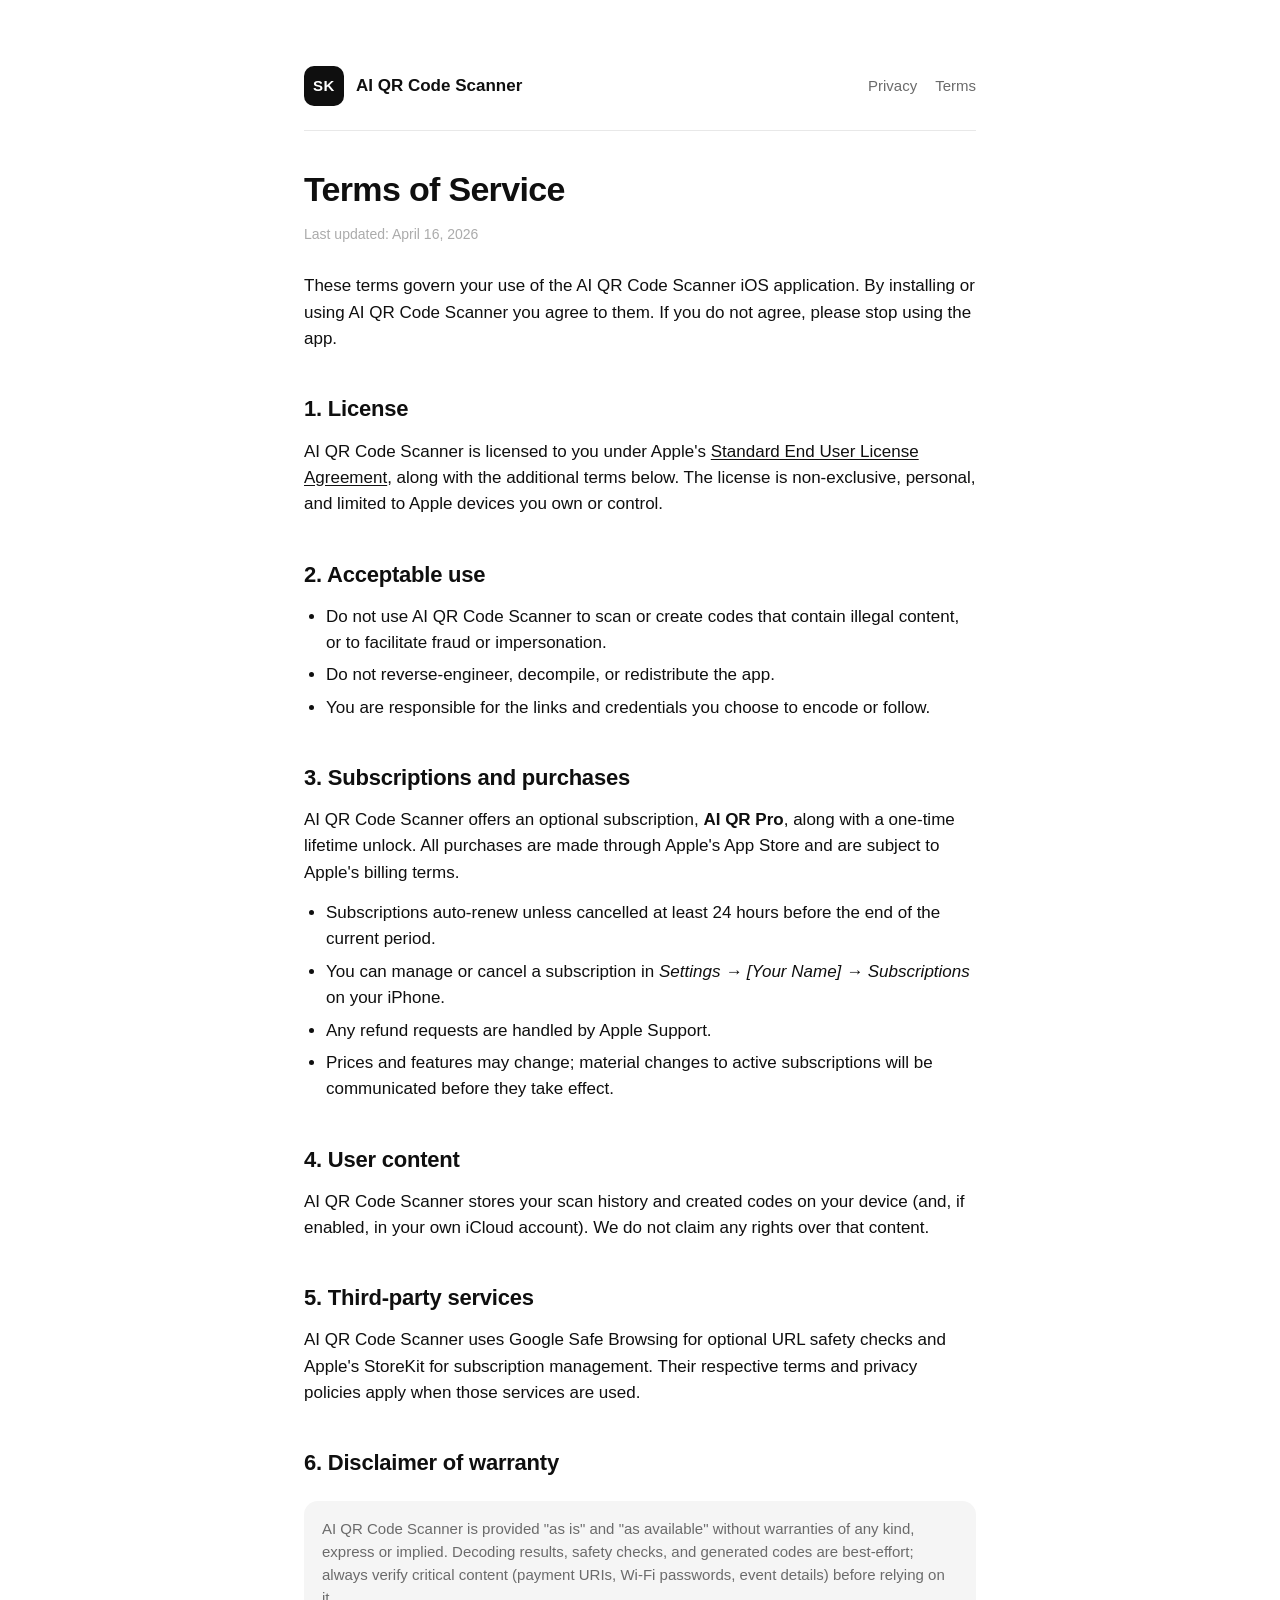
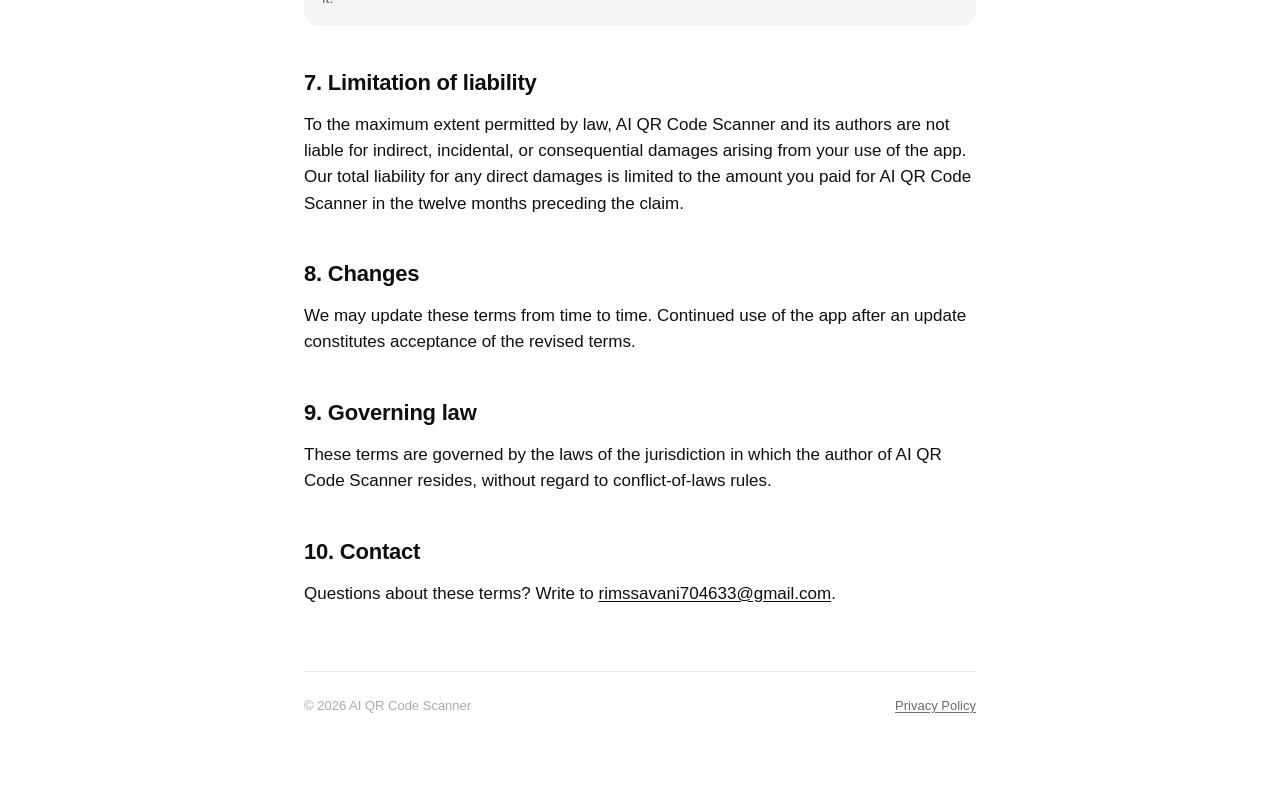
<file: terms.html>
<!DOCTYPE html>
<html lang="en">
<head>
<meta charset="utf-8" />
<meta name="viewport" content="width=device-width, initial-scale=1" />
<meta name="theme-color" content="#0B0B0C" />
<title>Terms of Service — AI QR Code Scanner</title>
<meta name="description" content="AI QR Code Scanner Terms of Service and subscription terms." />
<link rel="stylesheet" href="styles.css" />
</head>
<body>
<div class="shell">
  <header class="site">
    <a href="index.html" style="text-decoration:none;color:inherit;display:flex;align-items:center;gap:12px;">
      <span class="logo">SK</span>
      <span class="name">AI QR Code Scanner</span>
    </a>
    <nav>
      <a href="privacy.html">Privacy</a>
      <a href="terms.html">Terms</a>
    </nav>
  </header>

  <h1>Terms of Service</h1>
  <p class="updated">Last updated: April 16, 2026</p>

  <p>
    These terms govern your use of the AI QR Code Scanner iOS application. By
    installing or using AI QR Code Scanner you agree to them. If you do not agree,
    please stop using the app.
  </p>

  <h2>1. License</h2>
  <p>
    AI QR Code Scanner is licensed to you under Apple's
    <a href="https://www.apple.com/legal/internet-services/itunes/dev/stdeula/">
      Standard End User License Agreement</a>, along with the additional
    terms below. The license is non-exclusive, personal, and limited to
    Apple devices you own or control.
  </p>

  <h2>2. Acceptable use</h2>
  <ul>
    <li>Do not use AI QR Code Scanner to scan or create codes that contain illegal
        content, or to facilitate fraud or impersonation.</li>
    <li>Do not reverse-engineer, decompile, or redistribute the app.</li>
    <li>You are responsible for the links and credentials you choose to
        encode or follow.</li>
  </ul>

  <h2>3. Subscriptions and purchases</h2>
  <p>
    AI QR Code Scanner offers an optional subscription, <strong>AI QR Pro</strong>,
    along with a one-time lifetime unlock. All purchases are made through
    Apple's App Store and are subject to Apple's billing terms.
  </p>
  <ul>
    <li>Subscriptions auto-renew unless cancelled at least 24 hours before
        the end of the current period.</li>
    <li>You can manage or cancel a subscription in
        <em>Settings &rarr; [Your Name] &rarr; Subscriptions</em> on your
        iPhone.</li>
    <li>Any refund requests are handled by Apple Support.</li>
    <li>Prices and features may change; material changes to active
        subscriptions will be communicated before they take effect.</li>
  </ul>

  <h2>4. User content</h2>
  <p>
    AI QR Code Scanner stores your scan history and created codes on your device
    (and, if enabled, in your own iCloud account). We do not claim any
    rights over that content.
  </p>

  <h2>5. Third-party services</h2>
  <p>
    AI QR Code Scanner uses Google Safe Browsing for optional URL safety checks and
    Apple's StoreKit for subscription management. Their respective terms
    and privacy policies apply when those services are used.
  </p>

  <h2>6. Disclaimer of warranty</h2>
  <div class="callout">
    AI QR Code Scanner is provided "as is" and "as available" without warranties of
    any kind, express or implied. Decoding results, safety checks, and
    generated codes are best-effort; always verify critical content
    (payment URIs, Wi-Fi passwords, event details) before relying on it.
  </div>

  <h2>7. Limitation of liability</h2>
  <p>
    To the maximum extent permitted by law, AI QR Code Scanner and its authors are
    not liable for indirect, incidental, or consequential damages arising
    from your use of the app. Our total liability for any direct damages
    is limited to the amount you paid for AI QR Code Scanner in the twelve months
    preceding the claim.
  </p>

  <h2>8. Changes</h2>
  <p>
    We may update these terms from time to time. Continued use of the app
    after an update constitutes acceptance of the revised terms.
  </p>

  <h2>9. Governing law</h2>
  <p>
    These terms are governed by the laws of the jurisdiction in which the
    author of AI QR Code Scanner resides, without regard to conflict-of-laws rules.
  </p>

  <h2>10. Contact</h2>
  <p>
    Questions about these terms? Write to
    <a href="mailto:rimssavani704633@gmail.com">rimssavani704633@gmail.com</a>.
  </p>

  <footer class="site">
    <span>&copy; <span id="year">2026</span> AI QR Code Scanner</span>
    <span><a href="privacy.html">Privacy Policy</a></span>
  </footer>
</div>
<script>document.getElementById("year").textContent = new Date().getFullYear();</script>
</body>
</html>
</file>
<file: styles.css>
/* ScanKit — legal pages stylesheet
   Mirrors the Ink design tokens used in the app. */

:root {
  --canvas: #ffffff;
  --fill1: #f5f5f5;
  --fill2: #e8e8e8;
  --ink: #0f0f0f;
  --ink-mid: #6b6b6b;
  --ink-faint: #ababab;
  --accent: #0f0f0f;
  --radius: 14px;
  --max-width: 720px;
  --font: -apple-system, BlinkMacSystemFont, "SF Pro Text", "Segoe UI", Roboto,
    "Helvetica Neue", Arial, sans-serif;
}

@media (prefers-color-scheme: dark) {
  :root {
    --canvas: #0b0b0c;
    --fill1: #161617;
    --fill2: #2a2a2c;
    --ink: #f5f5f5;
    --ink-mid: #a0a0a4;
    --ink-faint: #6a6a6e;
    --accent: #f5f5f5;
  }
}

* { box-sizing: border-box; }

html, body {
  margin: 0;
  padding: 0;
  background: var(--canvas);
  color: var(--ink);
  font-family: var(--font);
  font-size: 17px;
  line-height: 1.55;
  -webkit-font-smoothing: antialiased;
}

.shell {
  max-width: var(--max-width);
  margin: 0 auto;
  padding: 48px 24px 96px;
}

header.site {
  display: flex;
  align-items: center;
  gap: 12px;
  padding: 18px 0 24px;
  border-bottom: 1px solid var(--fill2);
  margin-bottom: 32px;
}

header.site .logo {
  width: 40px;
  height: 40px;
  border-radius: 10px;
  background: var(--ink);
  color: var(--canvas);
  display: inline-flex;
  align-items: center;
  justify-content: center;
  font-weight: 700;
  font-size: 15px;
  letter-spacing: 0.5px;
}

header.site .name {
  font-size: 17px;
  font-weight: 600;
}

header.site nav {
  margin-left: auto;
  display: flex;
  gap: 18px;
}

header.site nav a {
  color: var(--ink-mid);
  text-decoration: none;
  font-size: 15px;
}

header.site nav a:hover { color: var(--ink); }

h1 {
  font-size: 34px;
  font-weight: 700;
  letter-spacing: -0.02em;
  margin: 8px 0 8px;
}

h2 {
  font-size: 22px;
  font-weight: 600;
  letter-spacing: -0.01em;
  margin: 40px 0 12px;
}

h3 {
  font-size: 17px;
  font-weight: 600;
  margin: 24px 0 8px;
}

p, ul, ol { margin: 0 0 14px; }

ul, ol { padding-left: 22px; }

li { margin-bottom: 6px; }

a {
  color: var(--accent);
  text-decoration: underline;
  text-underline-offset: 2px;
}

.updated {
  color: var(--ink-faint);
  font-size: 14px;
  margin-bottom: 28px;
}

.callout {
  background: var(--fill1);
  border-radius: var(--radius);
  padding: 16px 18px;
  margin: 20px 0;
  font-size: 15px;
  color: var(--ink-mid);
}

.card-grid {
  display: grid;
  grid-template-columns: repeat(auto-fit, minmax(220px, 1fr));
  gap: 14px;
  margin-top: 24px;
}

.card {
  background: var(--fill1);
  border-radius: var(--radius);
  padding: 18px;
  display: block;
  color: var(--ink);
  text-decoration: none;
  transition: transform 120ms ease;
}

.card:hover { transform: translateY(-2px); }

.card .title {
  font-weight: 600;
  margin-bottom: 4px;
}

.card .subtitle {
  color: var(--ink-mid);
  font-size: 14px;
}

footer.site {
  border-top: 1px solid var(--fill2);
  margin-top: 64px;
  padding-top: 24px;
  color: var(--ink-faint);
  font-size: 13px;
  display: flex;
  justify-content: space-between;
  flex-wrap: wrap;
  gap: 10px;
}

footer.site a { color: var(--ink-mid); }
</file>
